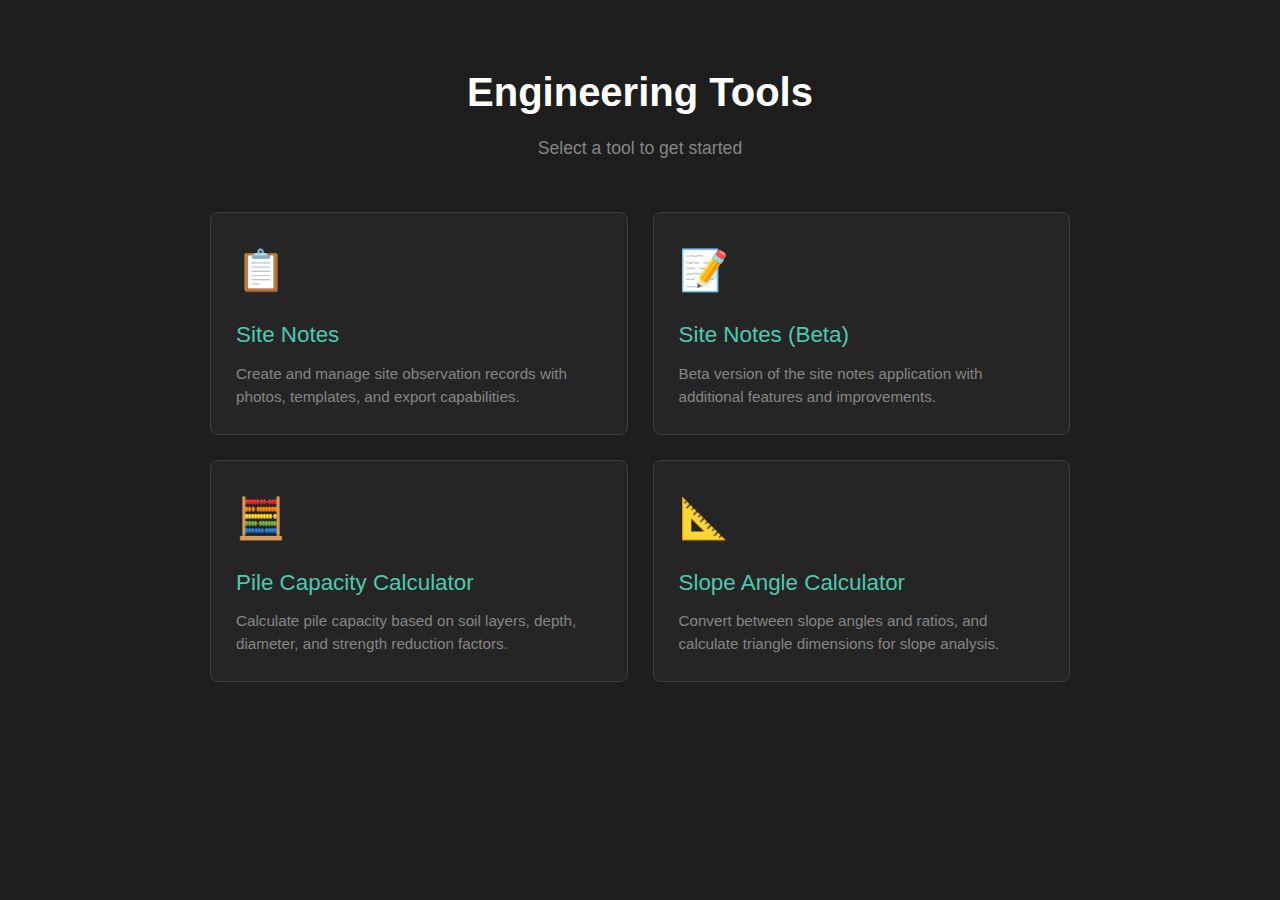
<file: index.html>
<!DOCTYPE html>
<html lang="en">
<head>
    <meta charset="UTF-8">
    <meta name="viewport" content="width=device-width, initial-scale=1.0">
    <title>Engineering Tools</title>
    <link rel="stylesheet" href="styles.css">
    <style>
        .landing-container {
            max-width: 900px;
            margin: 0 auto;
            padding: 40px 20px;
        }

        .landing-header {
            text-align: center;
            margin-bottom: 50px;
        }

        .landing-header h1 {
            font-size: 2.5em;
            margin-bottom: 10px;
            color: #ffffff;
        }

        .landing-header p {
            color: #858585;
            font-size: 1.1em;
        }

        .tools-grid {
            display: grid;
            grid-template-columns: repeat(auto-fit, minmax(280px, 1fr));
            gap: 25px;
            margin-top: 40px;
        }

        .tool-card {
            background-color: #252526;
            border: 1px solid #3e3e42;
            border-radius: 8px;
            padding: 25px;
            transition: transform 0.2s, border-color 0.2s, box-shadow 0.2s;
            cursor: pointer;
            text-decoration: none;
            color: inherit;
            display: block;
        }

        .tool-card:hover {
            transform: translateY(-3px);
            border-color: #4ec9b0;
            box-shadow: 0 4px 12px rgba(78, 201, 176, 0.2);
        }

        .tool-card h2 {
            color: #4ec9b0;
            margin-bottom: 10px;
            font-size: 1.4em;
            font-weight: 500;
        }

        .tool-card p {
            color: #858585;
            font-size: 0.95em;
            line-height: 1.5;
            margin-top: 8px;
        }

        .tool-icon {
            font-size: 2.5em;
            margin-bottom: 15px;
            display: block;
        }

        @media (max-width: 600px) {
            .landing-container {
                padding: 20px 15px;
            }

            .landing-header h1 {
                font-size: 2em;
            }

            .tools-grid {
                grid-template-columns: 1fr;
                gap: 20px;
            }

            .tool-card {
                padding: 20px;
            }
        }
    </style>
</head>
<body>
    <div class="landing-container">
        <div class="landing-header">
            <h1>Engineering Tools</h1>
            <p>Select a tool to get started</p>
        </div>

        <div class="tools-grid">
            <a href="Dusty-Notes.html" class="tool-card">
                <span class="tool-icon">📋</span>
                <h2>Site Notes</h2>
                <p>Create and manage site observation records with photos, templates, and export capabilities.</p>
            </a>

            <a href="Dusty-Notes-Beta.html" class="tool-card">
                <span class="tool-icon">📝</span>
                <h2>Site Notes (Beta)</h2>
                <p>Beta version of the site notes application with additional features and improvements.</p>
            </a>

            <a href="pile-capacity.html" class="tool-card">
                <span class="tool-icon">🧮</span>
                <h2>Pile Capacity Calculator</h2>
                <p>Calculate pile capacity based on soil layers, depth, diameter, and strength reduction factors.</p>
            </a>

            <a href="slope-calculator.html" class="tool-card">
                <span class="tool-icon">📐</span>
                <h2>Slope Angle Calculator</h2>
                <p>Convert between slope angles and ratios, and calculate triangle dimensions for slope analysis.</p>
            </a>
        </div>
    </div>
</body>
</html>
</file>
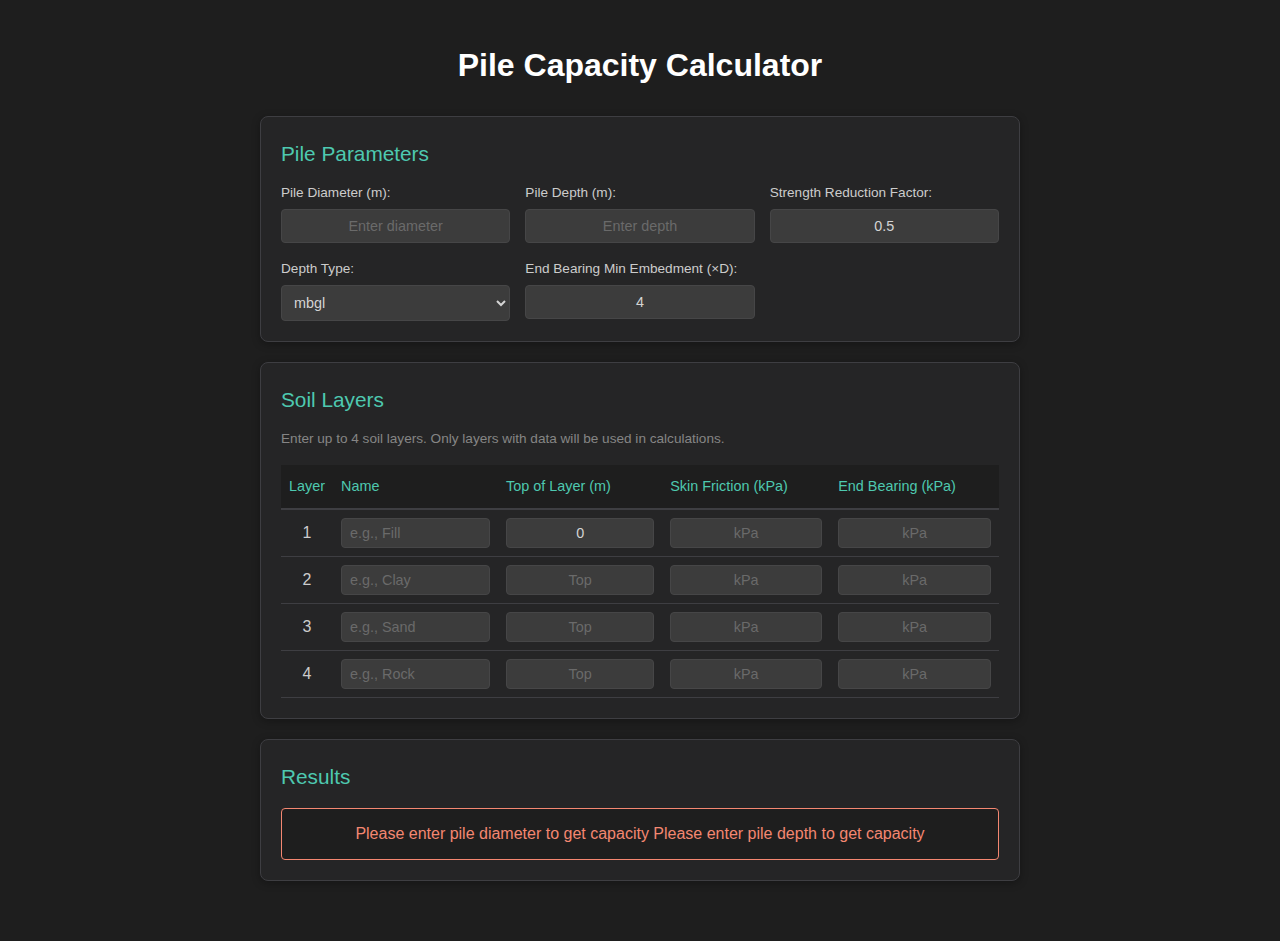
<file: pile-capacity.html>
<!DOCTYPE html>
<html lang="en">
<head>
    <meta charset="UTF-8">
    <meta name="viewport" content="width=device-width, initial-scale=1.0">
    <title>Pile Capacity Calculator</title>
    <link rel="stylesheet" href="styles.css">
</head>
<body>
    <div class="container">
        <h1>Pile Capacity Calculator</h1>
        
        <div class="calculator-section">
            <h2>Pile Parameters</h2>
            <div class="params-grid">
                <div class="input-group compact">
                    <label for="pile-diameter">Pile Diameter (m):</label>
                    <input type="number" id="pile-diameter" placeholder="Enter diameter" step="0.01" min="0">
                </div>
                
                <div class="input-group compact">
                    <label for="pile-depth">Pile Depth (m):</label>
                    <input type="number" id="pile-depth" placeholder="Enter depth" step="0.01" min="0">
                </div>
                
                <div class="input-group compact">
                    <label for="strength-reduction-factor">Strength Reduction Factor:</label>
                    <input type="number" id="strength-reduction-factor" value="0.5" step="0.01" min="0" max="1">
                </div>

                <div class="input-group compact">
                    <label for="depth-mode">Depth Type:</label>
                    <select id="depth-mode">
                        <option value="mbgl" selected>mbgl</option>
                        <option value="mrl">mRL</option>
                    </select>
                </div>
                
                <div class="input-group compact">
                    <label for="diameter-multiplier">End Bearing Min Embedment (×D):</label>
                    <input type="number" id="diameter-multiplier" value="4" step="0.1" min="0" max="5">
                </div>
            </div>
        </div>
        
        <div class="calculator-section">
            <h2>Soil Layers</h2>
            <p class="description">Enter up to 4 soil layers. Only layers with data will be used in calculations.</p>
            
            <table class="soil-layers-table">
                <thead>
                    <tr>
                        <th>Layer</th>
                        <th>Name</th>
                        <th>Top of Layer (m)</th>
                        <th>Skin Friction (kPa)</th>
                        <th>End Bearing (kPa)</th>
                    </tr>
                </thead>
                <tbody>
                    <tr>
                        <td>1</td>
                        <td><input type="text" id="layer1-name" placeholder="e.g., Fill"></td>
                        <td><input type="number" id="layer1-top" value="0" placeholder="Top" step="0.01"></td>
                        <td><input type="number" id="layer1-skin-friction" placeholder="kPa" step="1" min="0"></td>
                        <td><input type="number" id="layer1-end-bearing" placeholder="kPa" step="1" min="0"></td>
                    </tr>
                    <tr>
                        <td>2</td>
                        <td><input type="text" id="layer2-name" placeholder="e.g., Clay"></td>
                        <td><input type="number" id="layer2-top" placeholder="Top" step="0.01"></td>
                        <td><input type="number" id="layer2-skin-friction" placeholder="kPa" step="1" min="0"></td>
                        <td><input type="number" id="layer2-end-bearing" placeholder="kPa" step="1" min="0"></td>
                    </tr>
                    <tr>
                        <td>3</td>
                        <td><input type="text" id="layer3-name" placeholder="e.g., Sand"></td>
                        <td><input type="number" id="layer3-top" placeholder="Top" step="0.01"></td>
                        <td><input type="number" id="layer3-skin-friction" placeholder="kPa" step="1" min="0"></td>
                        <td><input type="number" id="layer3-end-bearing" placeholder="kPa" step="1" min="0"></td>
                    </tr>
                    <tr>
                        <td>4</td>
                        <td><input type="text" id="layer4-name" placeholder="e.g., Rock"></td>
                        <td><input type="number" id="layer4-top" placeholder="Top" step="0.01"></td>
                        <td><input type="number" id="layer4-skin-friction" placeholder="kPa" step="1" min="0"></td>
                        <td><input type="number" id="layer4-end-bearing" placeholder="kPa" step="1" min="0"></td>
                    </tr>
                </tbody>
            </table>
        </div>
        
        <div class="calculator-section">
            <h2>Results</h2>
            <div id="capacity-result" class="result-display"></div>
        </div>
    </div>
    
    <script src="pile-capacity.js"></script>
</body>
</html>
</file>
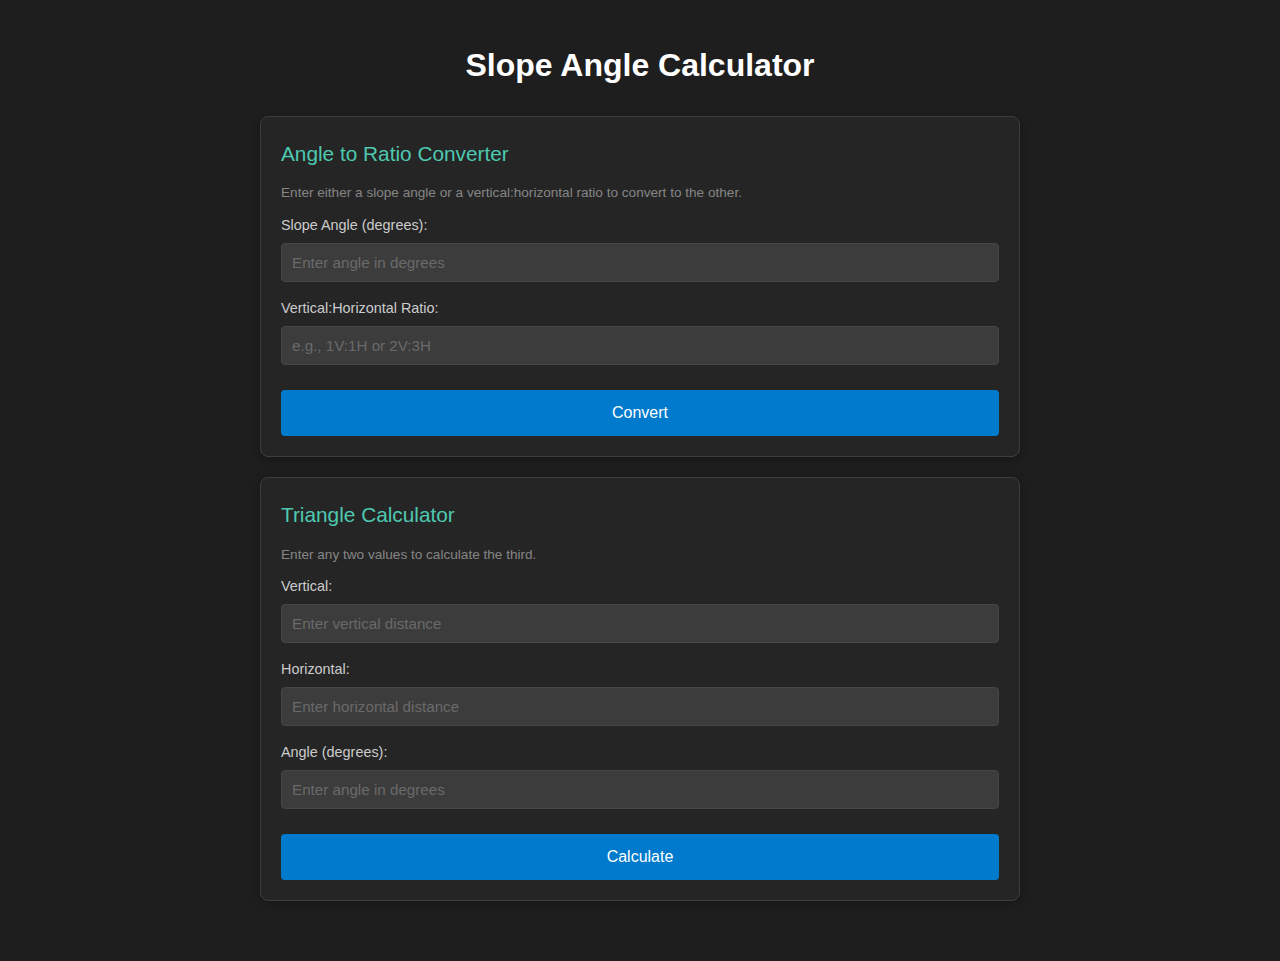
<file: slope-angle.html>
<!DOCTYPE html>
<html lang="en">
<head>
    <meta charset="UTF-8">
    <meta name="viewport" content="width=device-width, initial-scale=1.0">
    <title>Slope Angle Calculator</title>
    <link rel="stylesheet" href="styles.css">
</head>
<body>
    <div class="container">
        <h1>Slope Angle Calculator</h1>
        
        <!-- First Calculator: Angle to Ratio Converter -->
        <div class="calculator-section">
            <h2>Angle to Ratio Converter</h2>
            <p class="description">Enter either a slope angle or a vertical:horizontal ratio to convert to the other.</p>
            
            <div class="input-group">
                <label for="angle-input">Slope Angle (degrees):</label>
                <input type="number" id="angle-input" placeholder="Enter angle in degrees" step="0.01">
            </div>
            
            <div class="input-group">
                <label for="ratio-input">Vertical:Horizontal Ratio:</label>
                <input type="text" id="ratio-input" placeholder="e.g., 1V:1H or 2V:3H">
            </div>
            
            <button id="convert-btn" class="calculate-btn">Convert</button>
            
            <div id="convert-result" class="result-display"></div>
        </div>
        
        <!-- Second Calculator: Triangle Calculator -->
        <div class="calculator-section">
            <h2>Triangle Calculator</h2>
            <p class="description">Enter any two values to calculate the third.</p>
            
            <div class="input-group">
                <label for="vertical-input">Vertical:</label>
                <input type="number" id="vertical-input" placeholder="Enter vertical distance" step="0.01">
            </div>
            
            <div class="input-group">
                <label for="horizontal-input">Horizontal:</label>
                <input type="number" id="horizontal-input" placeholder="Enter horizontal distance" step="0.01">
            </div>
            
            <div class="input-group">
                <label for="triangle-angle-input">Angle (degrees):</label>
                <input type="number" id="triangle-angle-input" placeholder="Enter angle in degrees" step="0.01">
            </div>
            
            <button id="triangle-calculate-btn" class="calculate-btn">Calculate</button>
            
            <div id="triangle-result" class="result-display"></div>
        </div>
    </div>
    
    <script src="script.js"></script>
</body>
</html>
</file>
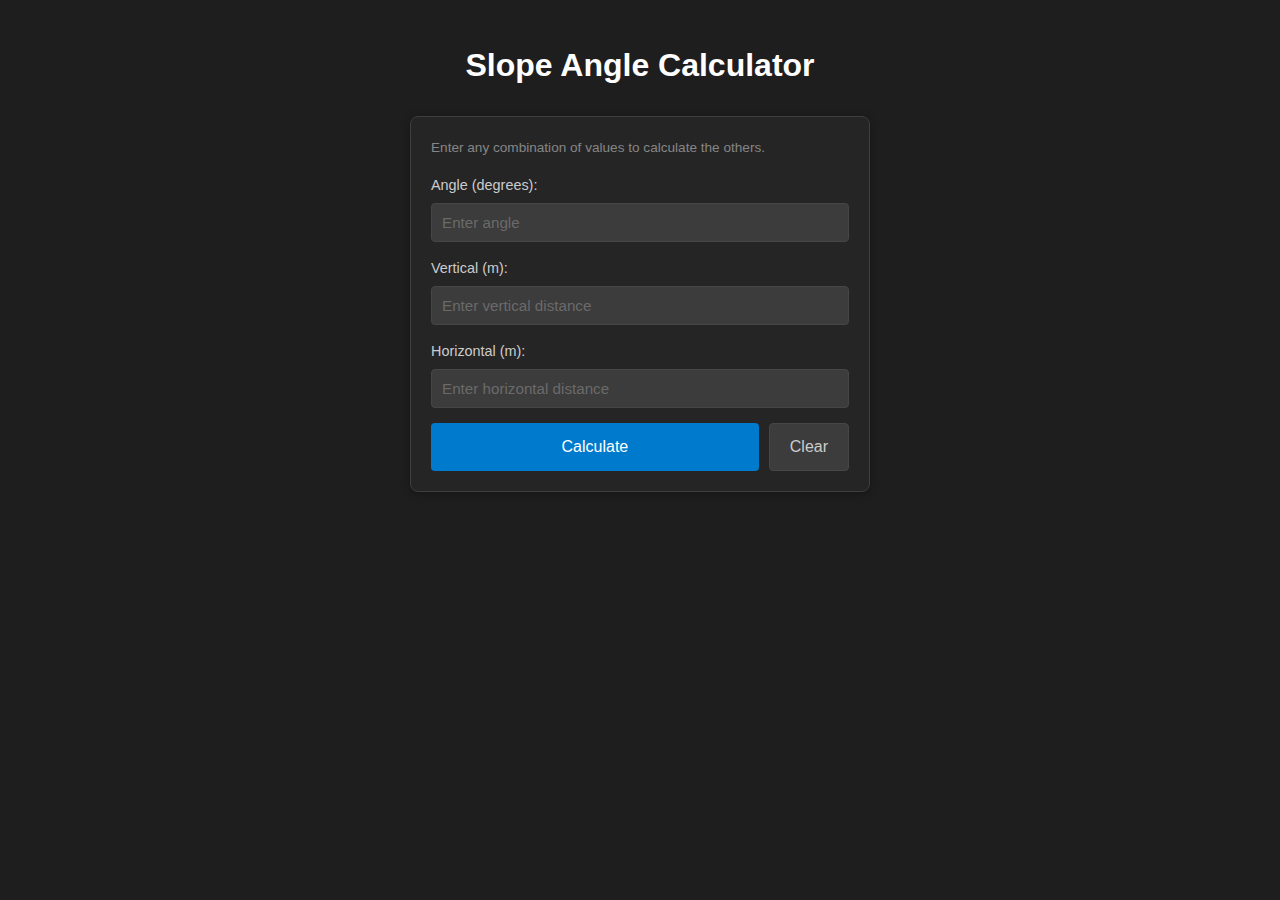
<file: slope-calculator.html>
<!DOCTYPE html>
<html lang="en">
<head>
    <meta charset="UTF-8">
    <meta name="viewport" content="width=device-width, initial-scale=1.0">
    <title>Slope Angle Calculator</title>
    <style>
        * {
            margin: 0;
            padding: 0;
            box-sizing: border-box;
        }

        body {
            font-family: -apple-system, BlinkMacSystemFont, 'Segoe UI', Roboto, 'Helvetica Neue', Arial, sans-serif;
            background-color: #1e1e1e;
            color: #d4d4d4;
            line-height: 1.6;
            padding: 20px;
            min-height: 100vh;
        }

        .container {
            max-width: 500px;
            margin: 0 auto;
            padding: 20px;
        }

        h1 {
            color: #ffffff;
            text-align: center;
            margin-bottom: 25px;
            font-size: 2em;
            font-weight: 600;
        }

        .calculator-section {
            background-color: #252526;
            border: 1px solid #3e3e42;
            border-radius: 8px;
            padding: 20px;
            margin-bottom: 20px;
            box-shadow: 0 2px 8px rgba(0, 0, 0, 0.3);
        }

        .description {
            color: #858585;
            margin-bottom: 15px;
            font-size: 0.85em;
        }

        .input-group {
            margin-bottom: 15px;
        }

        .input-group label {
            display: block;
            color: #cccccc;
            margin-bottom: 6px;
            font-size: 0.9em;
            font-weight: 500;
        }

        .input-group input {
            width: 100%;
            padding: 10px;
            background-color: #3c3c3c;
            border: 1px solid #464647;
            border-radius: 4px;
            color: #d4d4d4;
            font-size: 0.95em;
            transition: border-color 0.2s, background-color 0.2s;
        }

        .input-group input:focus {
            outline: none;
            border-color: #007acc;
            background-color: #404040;
        }

        .input-group input::placeholder {
            color: #6a6a6a;
        }

        input[type="number"]::-webkit-inner-spin-button,
        input[type="number"]::-webkit-outer-spin-button {
            -webkit-appearance: none;
            margin: 0;
            display: none;
        }

        input[type="number"] {
            -moz-appearance: textfield;
            appearance: textfield;
        }

        .button-group {
            display: flex;
            gap: 10px;
            margin-top: 10px;
        }

        .calculate-btn {
            flex: 1;
            padding: 14px;
            background-color: #007acc;
            color: #ffffff;
            border: none;
            border-radius: 4px;
            font-size: 1em;
            font-weight: 500;
            cursor: pointer;
            transition: background-color 0.2s, transform 0.1s;
        }

        .calculate-btn:hover {
            background-color: #005a9e;
            transform: translateY(-1px);
        }

        .calculate-btn:active {
            transform: translateY(0);
        }

        .clear-btn {
            padding: 14px 20px;
            background-color: #3c3c3c;
            color: #cccccc;
            border: 1px solid #464647;
            border-radius: 4px;
            font-size: 1em;
            font-weight: 500;
            cursor: pointer;
            transition: background-color 0.2s, transform 0.1s;
        }

        .clear-btn:hover {
            background-color: #4a4a4a;
            transform: translateY(-1px);
        }

        .result-display {
            margin-top: 15px;
            padding: 15px;
            background-color: #1e1e1e;
            border: 1px solid #3e3e42;
            border-radius: 4px;
            color: #4ec9b0;
            font-size: 1em;
            font-weight: 500;
            display: none;
            text-align: center;
            line-height: 1.8;
            white-space: pre-line;
        }

        .result-display.show {
            display: block;
        }

        .result-display.error {
            color: #f48771;
            border-color: #f48771;
        }

        .result-display.warning {
            color: #f48771;
            border-color: #f48771;
        }

        .result-display.success {
            color: #4ec9b0;
            border-color: #4ec9b0;
        }

        @media (max-width: 600px) {
            .container {
                padding: 10px;
            }
            
            h1 {
                font-size: 1.5em;
            }
            
            .calculator-section {
                padding: 15px;
            }
        }
    </style>
</head>
<body>
    <div class="container">
        <h1>Slope Angle Calculator</h1>
        
        <div class="calculator-section">
            <p class="description">Enter any combination of values to calculate the others.</p>
            
            <div class="input-group">
                <label for="angle-input">Angle (degrees):</label>
                <input type="number" id="angle-input" placeholder="Enter angle" step="0.01">
            </div>
            
            <div class="input-group">
                <label for="vertical-input">Vertical (m):</label>
                <input type="number" id="vertical-input" placeholder="Enter vertical distance" step="0.01">
            </div>
            
            <div class="input-group">
                <label for="horizontal-input">Horizontal (m):</label>
                <input type="number" id="horizontal-input" placeholder="Enter horizontal distance" step="0.01">
            </div>
            
            <div class="button-group">
                <button id="calculate-btn" class="calculate-btn">Calculate</button>
                <button id="clear-btn" class="clear-btn">Clear</button>
            </div>
            
            <div id="result" class="result-display"></div>
        </div>
    </div>
    
    <script>
        // Helper functions
        function toRadians(degrees) {
            return degrees * (Math.PI / 180);
        }

        function toDegrees(radians) {
            return radians * (180 / Math.PI);
        }

        function formatSlope(vertical, horizontal) {
            const normalizedH = horizontal / vertical;
            const rounded = Math.round(normalizedH * 10) / 10;
            const displayH = Number.isInteger(rounded) ? rounded.toString() : rounded.toFixed(1);
            return `1V:${displayH}H`;
        }

        // Main calculation
        document.getElementById('calculate-btn').addEventListener('click', function() {
            const angleInput = document.getElementById('angle-input').value.trim();
            const verticalInput = document.getElementById('vertical-input').value.trim();
            const horizontalInput = document.getElementById('horizontal-input').value.trim();
            const resultDisplay = document.getElementById('result');
            
            resultDisplay.classList.remove('show', 'error', 'warning', 'success');
            
            const hasAngle = angleInput !== '';
            const hasVertical = verticalInput !== '';
            const hasHorizontal = horizontalInput !== '';
            
            const providedCount = [hasAngle, hasVertical, hasHorizontal].filter(v => v).length;
            
            // No values entered
            if (providedCount === 0) {
                resultDisplay.textContent = 'Please enter at least one value.';
                resultDisplay.classList.add('show', 'error');
                return;
            }
            
            try {
                const angle = hasAngle ? parseFloat(angleInput) : null;
                const vertical = hasVertical ? parseFloat(verticalInput) : null;
                const horizontal = hasHorizontal ? parseFloat(horizontalInput) : null;
                
                // Validate inputs
                if (angle !== null && (isNaN(angle) || angle <= 0 || angle >= 90)) {
                    throw new Error('Angle must be between 0 and 90 degrees.');
                }
                if (vertical !== null && (isNaN(vertical) || vertical <= 0)) {
                    throw new Error('Vertical must be a positive number.');
                }
                if (horizontal !== null && (isNaN(horizontal) || horizontal <= 0)) {
                    throw new Error('Horizontal must be a positive number.');
                }
                
                let result = '';
                
                // Case 1: Only angle entered
                if (hasAngle && !hasVertical && !hasHorizontal) {
                    const h = 1 / Math.tan(toRadians(angle));
                    const rounded = Math.round(h * 10) / 10;
                    const displayH = Number.isInteger(rounded) ? rounded.toString() : rounded.toFixed(1);
                    result = `Slope: 1V:${displayH}H`;
                    resultDisplay.classList.add('show');
                }
                
                // Case 2: Only vertical and horizontal entered
                else if (!hasAngle && hasVertical && hasHorizontal) {
                    const calcAngle = toDegrees(Math.atan(vertical / horizontal));
                    const slope = formatSlope(vertical, horizontal);
                    result = `Angle: ${Math.round(calcAngle)}°\n\nSlope: ${slope}`;
                    resultDisplay.classList.add('show');
                }
                
                // Case 3: Angle and vertical entered (calculate horizontal)
                else if (hasAngle && hasVertical && !hasHorizontal) {
                    const calcHorizontal = vertical / Math.tan(toRadians(angle));
                    const slope = formatSlope(vertical, calcHorizontal);
                    result = `A ${Math.round(angle)}° slope, ${vertical.toFixed(1)}m high will be ${calcHorizontal.toFixed(1)}m long.\n\nSlope: ${slope}`;
                    resultDisplay.classList.add('show');
                }
                
                // Case 4: Angle and horizontal entered (calculate vertical)
                else if (hasAngle && !hasVertical && hasHorizontal) {
                    const calcVertical = horizontal * Math.tan(toRadians(angle));
                    const slope = formatSlope(calcVertical, horizontal);
                    result = `A ${Math.round(angle)}° slope, ${horizontal.toFixed(1)}m long will be ${calcVertical.toFixed(1)}m high.\n\nSlope: ${slope}`;
                    resultDisplay.classList.add('show');
                }
                
                // Case 5: All three entered - check consistency
                else if (hasAngle && hasVertical && hasHorizontal) {
                    const expectedAngle = toDegrees(Math.atan(vertical / horizontal));
                    const tolerance = 0.5; // Allow 0.5 degree tolerance
                    
                    if (Math.abs(angle - expectedAngle) <= tolerance) {
                        result = 'All three entered values are consistent.';
                        resultDisplay.classList.add('show', 'success');
                    } else {
                        result = 'Those values do not match, please delete one value to calculate it based on the others.';
                        resultDisplay.classList.add('show', 'warning');
                    }
                }
                
                // Case 6: Only vertical or only horizontal entered
                else if ((hasVertical && !hasHorizontal && !hasAngle) || (!hasVertical && hasHorizontal && !hasAngle)) {
                    result = 'Please enter an angle or both vertical and horizontal values.';
                    resultDisplay.classList.add('show', 'error');
                }
                
                resultDisplay.textContent = result;
                
            } catch (error) {
                resultDisplay.textContent = `Error: ${error.message}`;
                resultDisplay.classList.add('show', 'error');
            }
        });
        
        // Clear button
        document.getElementById('clear-btn').addEventListener('click', function() {
            document.getElementById('angle-input').value = '';
            document.getElementById('vertical-input').value = '';
            document.getElementById('horizontal-input').value = '';
            const resultDisplay = document.getElementById('result');
            resultDisplay.classList.remove('show', 'error', 'warning', 'success');
            resultDisplay.textContent = '';
        });
        
        // Allow Enter key to trigger calculation
        ['angle-input', 'vertical-input', 'horizontal-input'].forEach(function(id) {
            document.getElementById(id).addEventListener('keypress', function(e) {
                if (e.key === 'Enter') {
                    document.getElementById('calculate-btn').click();
                }
            });
        });
    </script>
</body>
</html>
</file>
<file: styles.css>
* {
    margin: 0;
    padding: 0;
    box-sizing: border-box;
}

body {
    font-family: -apple-system, BlinkMacSystemFont, 'Segoe UI', Roboto, 'Helvetica Neue', Arial, sans-serif;
    background-color: #1e1e1e;
    color: #d4d4d4;
    line-height: 1.6;
    padding: 20px;
    min-height: 100vh;
}

.container {
    max-width: 800px;
    margin: 0 auto;
    padding: 20px;
}

h1 {
    color: #ffffff;
    text-align: center;
    margin-bottom: 25px;
    font-size: 2em;
    font-weight: 600;
}

h2 {
    color: #4ec9b0;
    margin-bottom: 12px;
    font-size: 1.3em;
    font-weight: 500;
}

.description {
    color: #858585;
    margin-bottom: 10px;
    font-size: 0.85em;
}

.calculator-section {
    background-color: #252526;
    border: 1px solid #3e3e42;
    border-radius: 8px;
    padding: 20px;
    margin-bottom: 20px;
    box-shadow: 0 2px 8px rgba(0, 0, 0, 0.3);
}

.input-group {
    margin-bottom: 15px;
}

.input-group label {
    display: block;
    color: #cccccc;
    margin-bottom: 6px;
    font-size: 0.9em;
    font-weight: 500;
}

.input-group input {
    width: 100%;
    padding: 10px;
    background-color: #3c3c3c;
    border: 1px solid #464647;
    border-radius: 4px;
    color: #d4d4d4;
    font-size: 0.95em;
    transition: border-color 0.2s, background-color 0.2s;
}

.input-group input:focus {
    outline: none;
    border-color: #007acc;
    background-color: #404040;
}

.input-group input::placeholder {
    color: #6a6a6a;
}

/* Hide spinner controls on number inputs */
input[type="number"]::-webkit-inner-spin-button,
input[type="number"]::-webkit-outer-spin-button {
    -webkit-appearance: none;
    margin: 0;
    display: none;
}

input[type="number"] {
    -moz-appearance: textfield;
    appearance: textfield;
}

.input-group input[type="number"]::-webkit-inner-spin-button,
.input-group input[type="number"]::-webkit-outer-spin-button {
    -webkit-appearance: none;
    margin: 0;
    display: none;
}

.calculate-btn {
    width: 100%;
    padding: 14px;
    background-color: #007acc;
    color: #ffffff;
    border: none;
    border-radius: 4px;
    font-size: 1em;
    font-weight: 500;
    cursor: pointer;
    transition: background-color 0.2s, transform 0.1s;
    margin-top: 10px;
}

.calculate-btn:hover {
    background-color: #005a9e;
    transform: translateY(-1px);
}

.calculate-btn:active {
    transform: translateY(0);
}

.result-display {
    margin-top: 15px;
    padding: 12px;
    background-color: #1e1e1e;
    border: 1px solid #3e3e42;
    border-radius: 4px;
    min-height: 40px;
    color: #4ec9b0;
    font-size: 1em;
    font-weight: 500;
    display: none;
    text-align: center;
}

.result-display.show {
    display: block;
}

.result-display.error {
    color: #f48771;
    border-color: #f48771;
}

.params-grid {
    display: grid;
    grid-template-columns: repeat(auto-fit, minmax(200px, 1fr));
    gap: 15px;
}

.input-group.compact {
    margin-bottom: 0;
}

.input-group.compact label {
    margin-bottom: 5px;
    font-size: 0.85em;
}

.input-group.compact input,
.input-group.compact select {
    padding: 8px;
    font-size: 0.9em;
}

/* Center number inputs in pile parameters section */
.params-grid input[type="number"] {
    text-align: center;
}

.soil-layers-table {
    width: 100%;
    border-collapse: collapse;
    margin-top: 15px;
}

.soil-layers-table thead {
    background-color: #1e1e1e;
}

.soil-layers-table th {
    padding: 10px 8px;
    text-align: left;
    color: #4ec9b0;
    font-size: 0.9em;
    font-weight: 500;
    border-bottom: 2px solid #3e3e42;
}

.soil-layers-table td {
    padding: 8px;
    border-bottom: 1px solid #3e3e42;
}

.soil-layers-table td:first-child {
    text-align: center;
    color: #cccccc;
    font-weight: 500;
    width: 50px;
}

.soil-layers-table input {
    width: 100%;
    padding: 6px 8px;
    background-color: #3c3c3c;
    border: 1px solid #464647;
    border-radius: 4px;
    color: #d4d4d4;
    font-size: 0.9em;
    transition: border-color 0.2s, background-color 0.2s;
}

/* Center number inputs in soil layers table (columns 3, 4, 5) */
.soil-layers-table td:nth-child(3) input,
.soil-layers-table td:nth-child(4) input,
.soil-layers-table td:nth-child(5) input {
    text-align: center;
}

.soil-layers-table input:focus {
    outline: none;
    border-color: #007acc;
    background-color: #404040;
}

.soil-layers-table input::placeholder {
    color: #6a6a6a;
}

.input-group select {
    width: 100%;
    padding: 8px;
    background-color: #3c3c3c;
    border: 1px solid #464647;
    border-radius: 4px;
    color: #d4d4d4;
    font-size: 0.9em;
    transition: border-color 0.2s, background-color 0.2s;
    cursor: pointer;
}

.input-group select:focus {
    outline: none;
    border-color: #007acc;
    background-color: #404040;
}

@media (max-width: 600px) {
    .container {
        padding: 10px;
    }
    
    h1 {
        font-size: 1.5em;
    }
    
    .calculator-section {
        padding: 15px;
    }
    
    .params-grid {
        grid-template-columns: 1fr;
        gap: 12px;
    }
    
    .soil-layers-table {
        font-size: 0.85em;
    }
    
    .soil-layers-table th,
    .soil-layers-table td {
        padding: 6px 4px;
    }
    
    .soil-layers-table input {
        padding: 5px 6px;
        font-size: 0.85em;
    }
}
</file>
